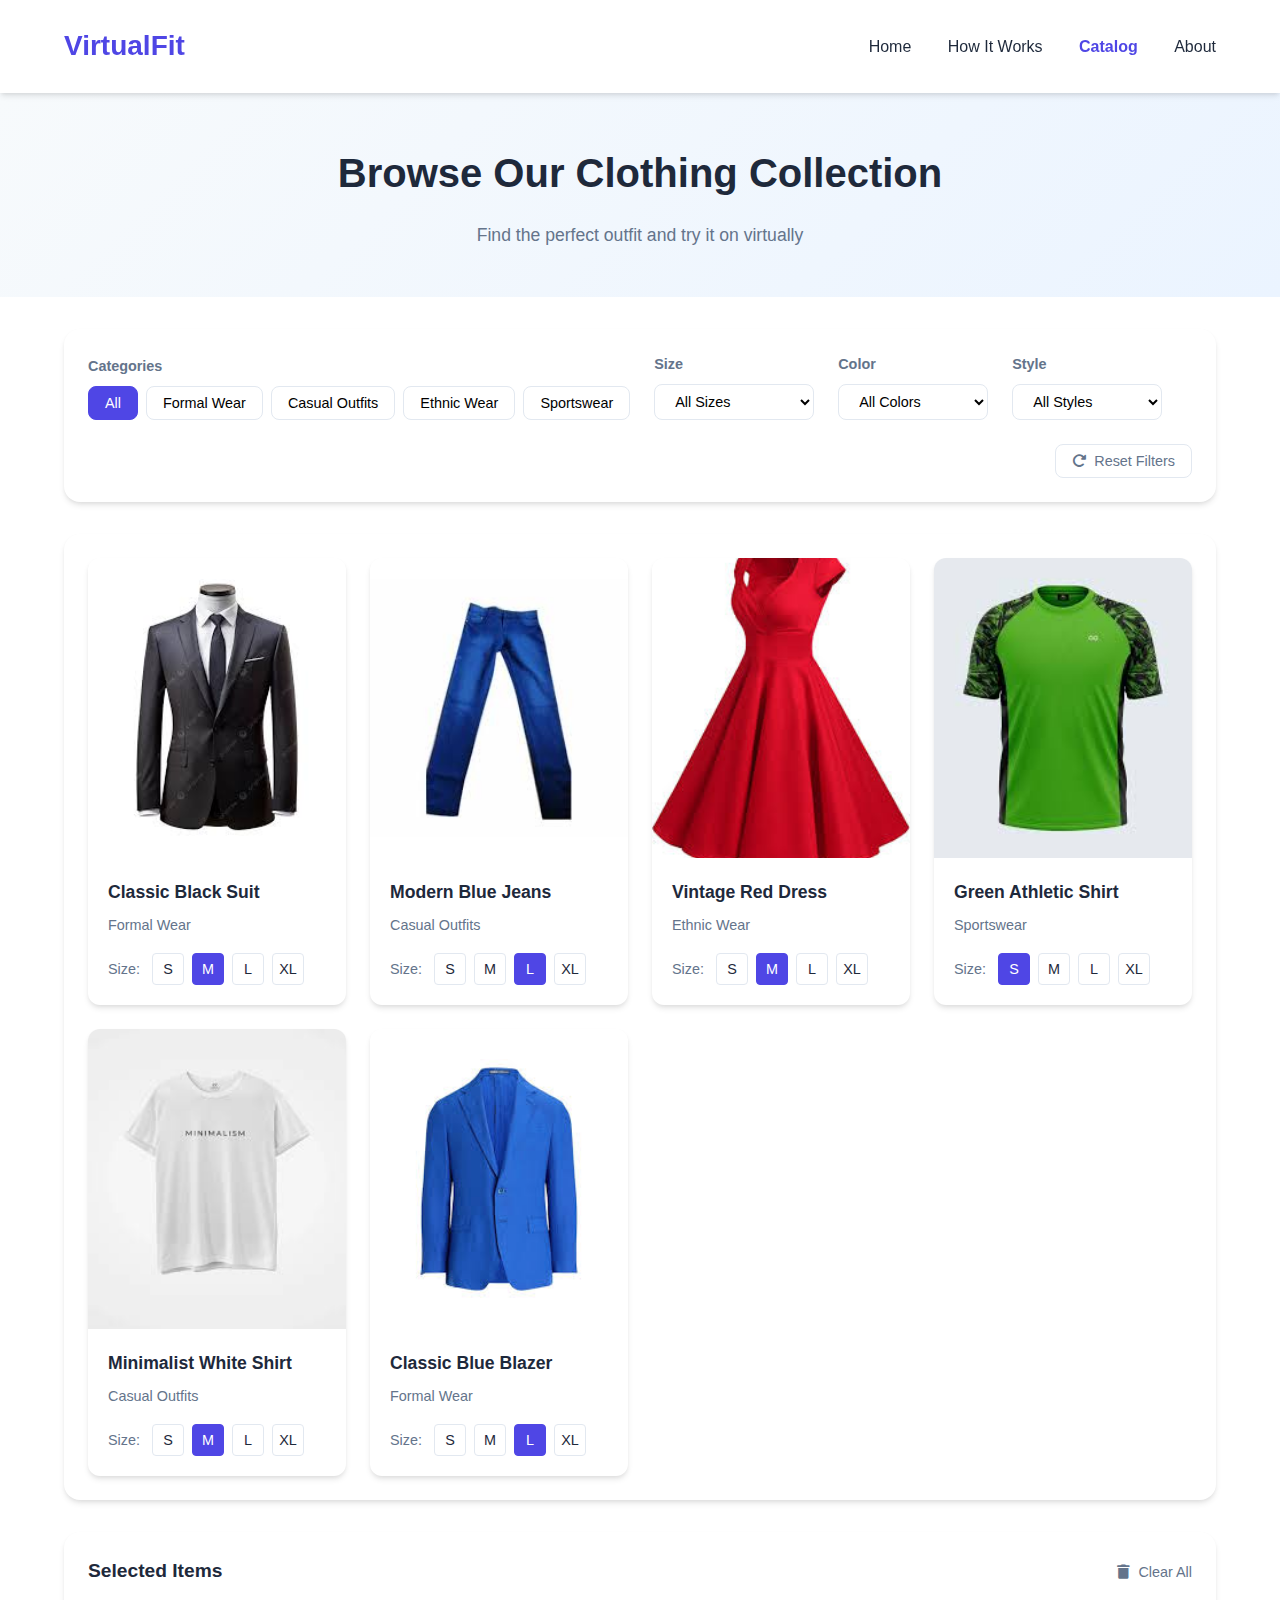
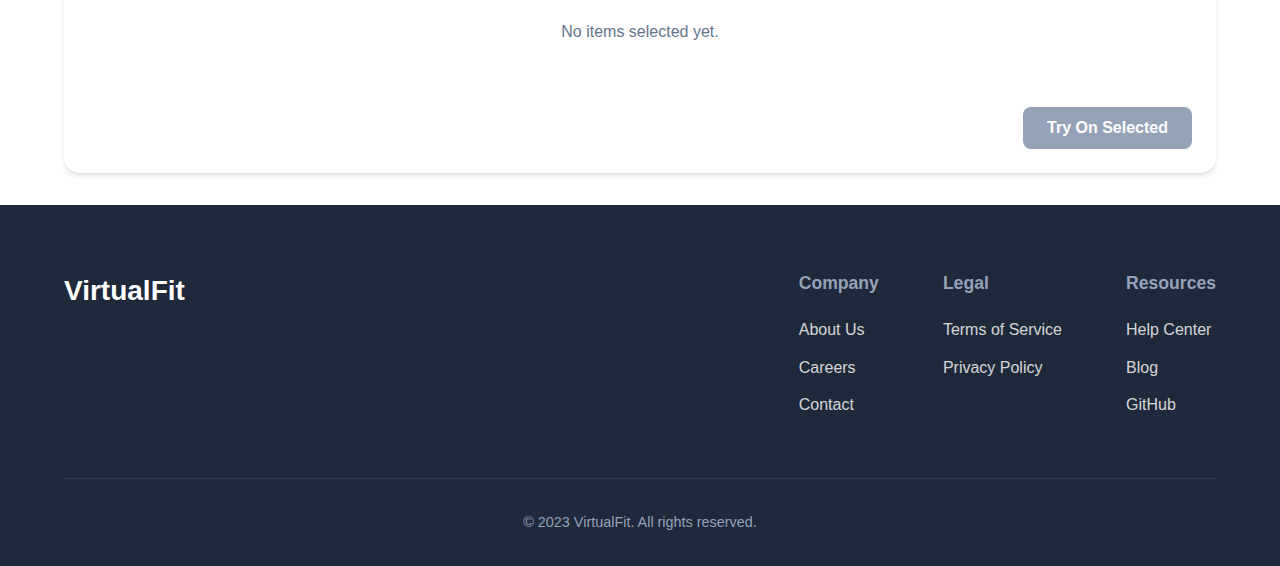
<file: catalog.html>
<!DOCTYPE html>
<html lang="en">
<head>
    <meta charset="UTF-8">
    <meta name="viewport" content="width=device-width, initial-scale=1.0">
    <title>Browse Catalog | Virtual Try-On</title>
    <link rel="stylesheet" href="catalog-styles.css">
    <link rel="stylesheet" href="https://cdnjs.cloudflare.com/ajax/libs/font-awesome/6.4.0/css/all.min.css">
</head>
<body>
    <nav>
        <div class="logo">VirtualFit</div>
        <div class="nav-links">
            <a href="index.html">Home</a>
            <a href="#">How It Works</a>
            <a href="catalog.html" class="active">Catalog</a>
            <a href="#">About</a>
        </div>
    </nav>

    <header class="catalog-header">
        <h1>Browse Our Clothing Collection</h1>
        <p>Find the perfect outfit and try it on virtually</p>
    </header>

    <section class="catalog-page">
        <div class="catalog-filters">
            <div class="filter-group">
                <label>Categories</label>
                <div class="filter-options">
                    <button class="filter-btn active" data-category="all">All</button>
                    <button class="filter-btn" data-category="formal">Formal Wear</button>
                    <button class="filter-btn" data-category="casual">Casual Outfits</button>
                    <button class="filter-btn" data-category="ethnic">Ethnic Wear</button>
                    <button class="filter-btn" data-category="sports">Sportswear</button>
                </div>
            </div>
            
            <div class="filter-group">
                <label>Size</label>
                <select class="filter-select" id="size-filter">
                    <option value="all">All Sizes</option>
                    <option value="s">Small (S)</option>
                    <option value="m">Medium (M)</option>
                    <option value="l">Large (L)</option>
                    <option value="xl">Extra Large (XL)</option>
                </select>
            </div>
            
            <div class="filter-group">
                <label>Color</label>
                <select class="filter-select" id="color-filter">
                    <option value="all">All Colors</option>
                    <option value="black">Black</option>
                    <option value="white">White</option>
                    <option value="blue">Blue</option>
                    <option value="red">Red</option>
                    <option value="green">Green</option>
                </select>
            </div>
            
            <div class="filter-group">
                <label>Style</label>
                <select class="filter-select" id="style-filter">
                    <option value="all">All Styles</option>
                    <option value="classic">Classic</option>
                    <option value="modern">Modern</option>
                    <option value="vintage">Vintage</option>
                    <option value="minimalist">Minimalist</option>
                </select>
            </div>
            
            <button class="filter-reset-btn">
                <i class="fas fa-redo-alt"></i> Reset Filters
            </button>
        </div>
        
        <div class="catalog-container">
            <div class="catalog-items">
                <div class="clothing-item" data-category="formal" data-size="m" data-color="black" data-style="classic">
                    <div class="item-image">
                        <div class="placeholder-image">
                            <img src="classic black suit.jpeg" alt="Black Suit">
                        </div>
                        <div class="item-hover">
                            <button class="try-on-btn">Try On</button>
                            <button class="add-to-selection-btn">Add to Selection</button>
                        </div>
                    </div>
                    <div class="item-details">
                        <h3>Classic Black Suit</h3>
                        <p class="item-category">Formal Wear</p>
                        <div class="item-variants">
                            <span class="variant-label">Size:</span>
                            <div class="variant-options">
                                <span>S</span>
                                <span class="active">M</span>
                                <span>L</span>
                                <span>XL</span>
                            </div>
                        </div>
                    </div>
                </div>
                
                <div class="clothing-item" data-category="casual" data-size="l" data-color="blue" data-style="modern">
                    <div class="item-image">
                        <div class="placeholder-image">
                            <img src="modern blue jense.jpeg" alt="Blue Jeans">
                        </div>
                        <div class="item-hover">
                            <button class="try-on-btn">Try On</button>
                            <button class="add-to-selection-btn">Add to Selection</button>
                        </div>
                    </div>
                    <div class="item-details">
                        <h3>Modern Blue Jeans</h3>
                        <p class="item-category">Casual Outfits</p>
                        <div class="item-variants">
                            <span class="variant-label">Size:</span>
                            <div class="variant-options">
                                <span>S</span>
                                <span>M</span>
                                <span class="active">L</span>
                                <span>XL</span>
                            </div>
                        </div>
                    </div>
                </div>
                
                <div class="clothing-item" data-category="ethnic" data-size="m" data-color="red" data-style="vintage">
                    <div class="item-image">
                        <div class="placeholder-image">
                            <img src="read vinttage derss.jpeg" alt="Red Dress">
                        </div>
                        <div class="item-hover">
                            <button class="try-on-btn">Try On</button>
                            <button class="add-to-selection-btn">Add to Selection</button>
                        </div>
                    </div>
                    <div class="item-details">
                        <h3>Vintage Red Dress</h3>
                        <p class="item-category">Ethnic Wear</p>
                        <div class="item-variants">
                            <span class="variant-label">Size:</span>
                            <div class="variant-options">
                                <span>S</span>
                                <span class="active">M</span>
                                <span>L</span>
                                <span>XL</span>
                            </div>
                        </div>
                    </div>
                </div>
                
                <div class="clothing-item" data-category="sports" data-size="s" data-color="green" data-style="modern">
                    <div class="item-image">
                        <div class="placeholder-image">
                            <img src="green athelatic shirt.jpeg" alt="Green Shirt">
                        </div>
                        <div class="item-hover">
                            <button class="try-on-btn">Try On</button>
                            <button class="add-to-selection-btn">Add to Selection</button>
                        </div>
                    </div>
                    <div class="item-details">
                        <h3>Green Athletic Shirt</h3>
                        <p class="item-category">Sportswear</p>
                        <div class="item-variants">
                            <span class="variant-label">Size:</span>
                            <div class="variant-options">
                                <span class="active">S</span>
                                <span>M</span>
                                <span>L</span>
                                <span>XL</span>
                            </div>
                        </div>
                    </div>
                </div>
                
                <div class="clothing-item" data-category="casual" data-size="m" data-color="white" data-style="minimalist">
                    <div class="item-image">
                        <div class="placeholder-image">
                            <img src="minimalist white shirt.jpeg" alt="White Shirt">
                        </div>
                        <div class="item-hover">
                            <button class="try-on-btn">Try On</button>
                            <button class="add-to-selection-btn">Add to Selection</button>
                        </div>
                    </div>
                    <div class="item-details">
                        <h3>Minimalist White Shirt</h3>
                        <p class="item-category">Casual Outfits</p>
                        <div class="item-variants">
                            <span class="variant-label">Size:</span>
                            <div class="variant-options">
                                <span>S</span>
                                <span class="active">M</span>
                                <span>L</span>
                                <span>XL</span>
                            </div>
                        </div>
                    </div>
                </div>
                
                <div class="clothing-item" data-category="formal" data-size="l" data-color="blue" data-style="classic">
                    <div class="item-image">
                        <div class="placeholder-image">
                            <img src="classic blue blazer.jpeg" alt="Blue Blazer">
                        </div>
                        <div class="item-hover">
                            <button class="try-on-btn">Try On</button>
                            <button class="add-to-selection-btn">Add to Selection</button>
                        </div>
                    </div>
                    <div class="item-details">
                        <h3>Classic Blue Blazer</h3>
                        <p class="item-category">Formal Wear</p>
                        <div class="item-variants">
                            <span class="variant-label">Size:</span>
                            <div class="variant-options">
                                <span>S</span>
                                <span>M</span>
                                <span class="active">L</span>
                                <span>XL</span>
                            </div>
                        </div>
                    </div>
                </div>
            </div>
        </div>
        
        <div class="selection-panel">
            <div class="selection-header">
                <h3>Selected Items</h3>
                <button class="clear-selection-btn"><i class="fas fa-trash"></i> Clear All</button>
            </div>
            <div class="selected-items" id="selected-items">
                <p class="no-items-message">No items selected yet.</p>
            </div>
            <div class="selection-actions">
                <button class="modal-btn primary" id="try-selection" disabled>Try On Selected</button>
            </div>
        </div>
    </section>

    <footer>
        <div class="footer-content">
            <div class="footer-logo">VirtualFit</div>
            <div class="footer-links">
                <div class="link-group">
                    <h3>Company</h3>
                    <a href="#">About Us</a>
                    <a href="#">Careers</a>
                    <a href="#">Contact</a>
                </div>
                <div class="link-group">
                    <h3>Legal</h3>
                    <a href="#">Terms of Service</a>
                    <a href="#">Privacy Policy</a>
                </div>
                <div class="link-group">
                    <h3>Resources</h3>
                    <a href="#">Help Center</a>
                    <a href="#">Blog</a>
                    <a href="#">GitHub</a>
                </div>
            </div>
        </div>
        <div class="footer-bottom">
            <p>&copy; 2023 VirtualFit. All rights reserved.</p>
        </div>
    </footer>

    <script src="catalog.js"></script>
</body>
</html>
</file>
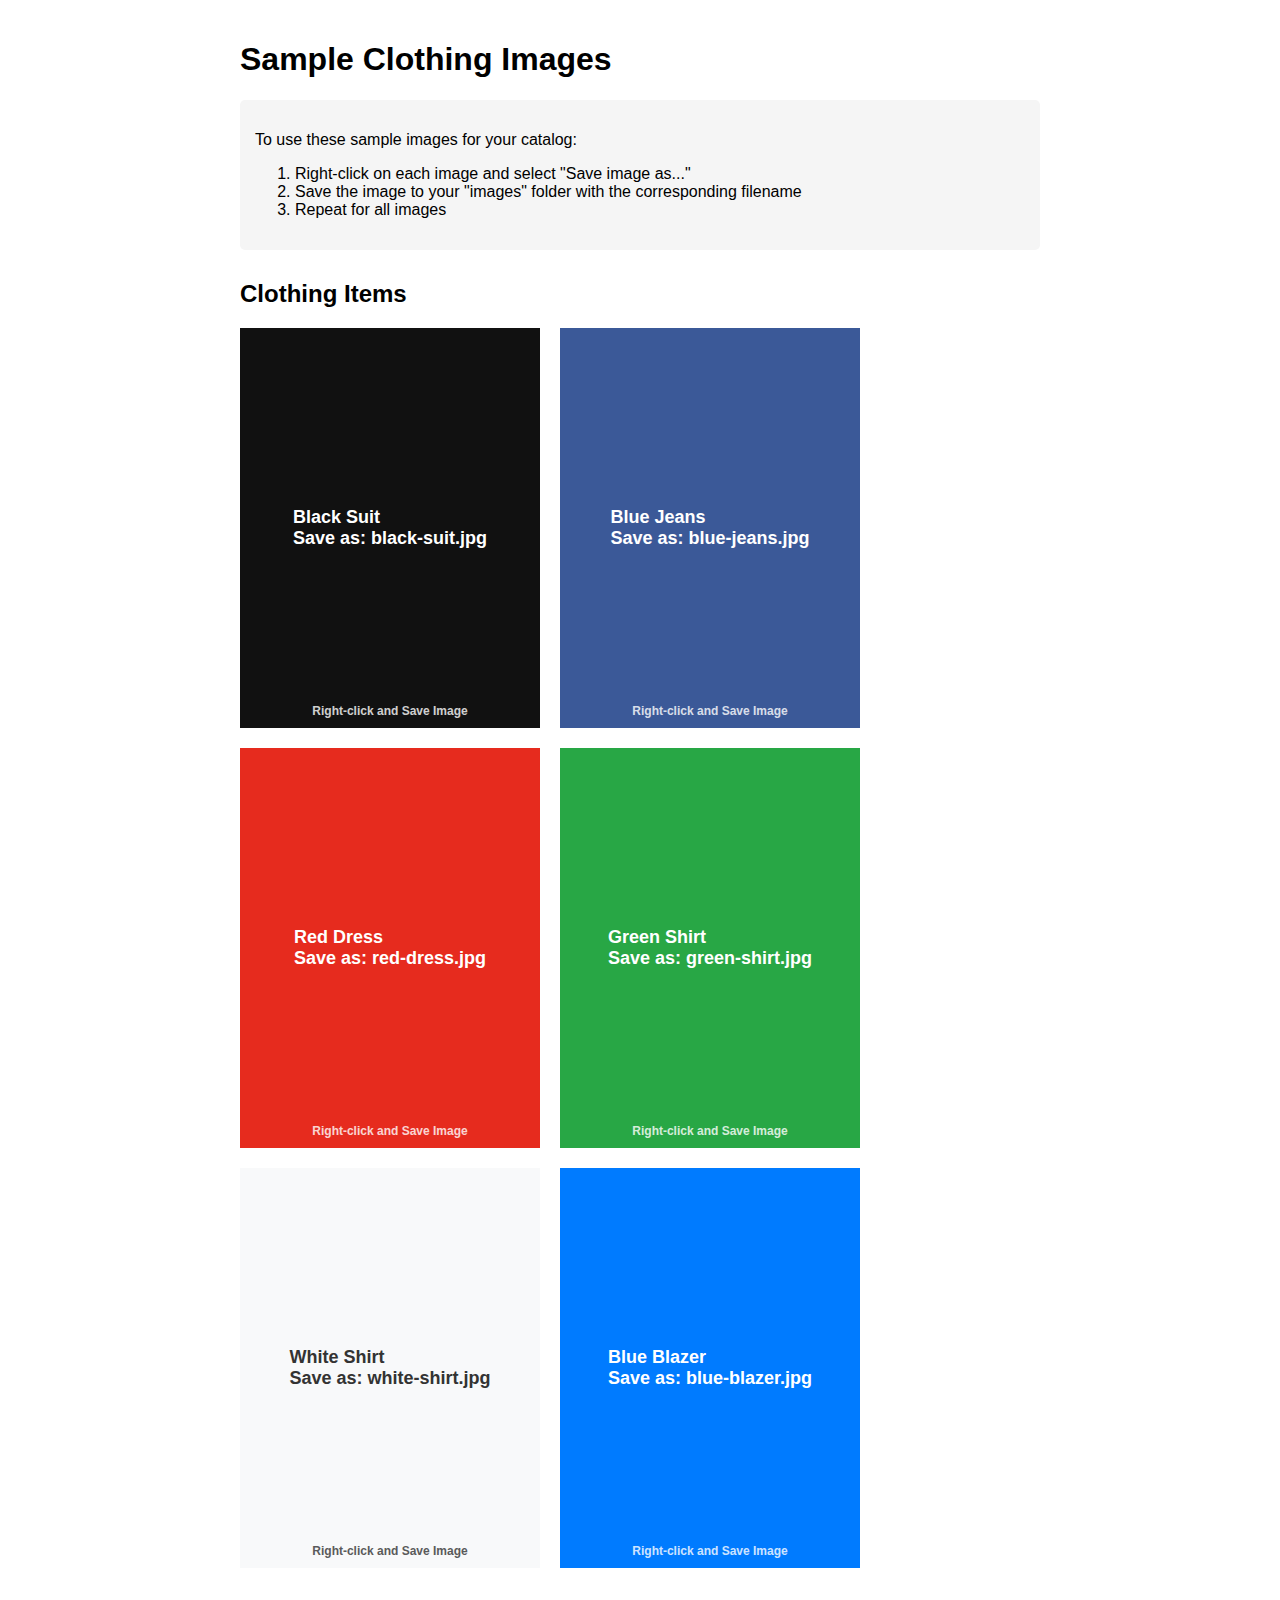
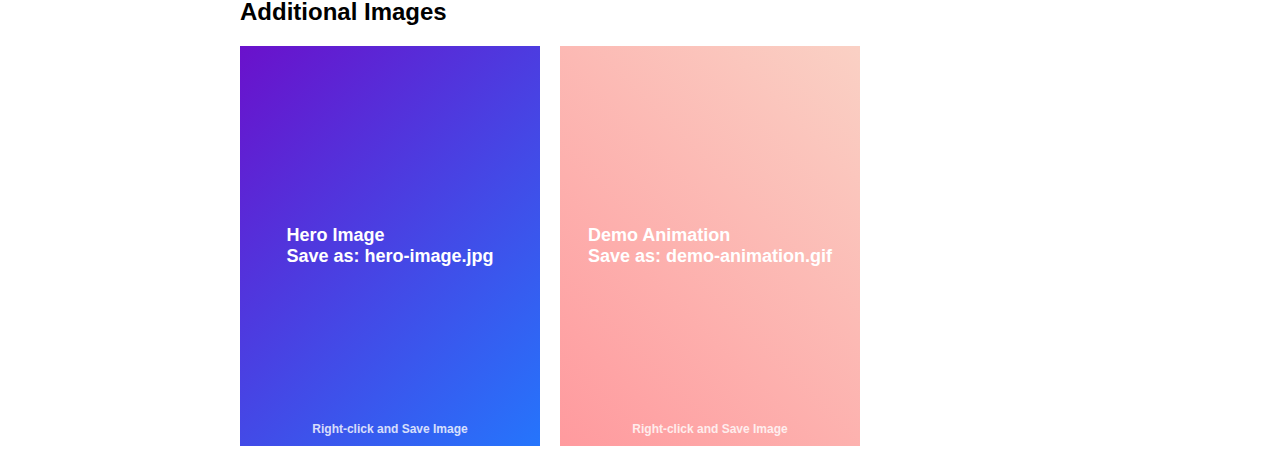
<file: create_sample_images.html>
<!DOCTYPE html>
<html lang="en">
<head>
    <meta charset="UTF-8">
    <meta name="viewport" content="width=device-width, initial-scale=1.0">
    <title>Generate Sample Images</title>
    <style>
        body {
            font-family: Arial, sans-serif;
            max-width: 800px;
            margin: 0 auto;
            padding: 20px;
        }
        .image-container {
            display: flex;
            flex-wrap: wrap;
            gap: 20px;
            margin-top: 20px;
        }
        .sample-image {
            width: 300px;
            height: 400px;
            display: flex;
            align-items: center;
            justify-content: center;
            color: white;
            font-weight: bold;
            font-size: 18px;
            position: relative;
        }
        .sample-image::after {
            content: "Right-click and Save Image";
            position: absolute;
            bottom: 10px;
            font-size: 12px;
            opacity: 0.8;
        }
        .instructions {
            background-color: #f5f5f5;
            padding: 15px;
            border-radius: 5px;
            margin-bottom: 20px;
        }
        h2 {
            margin-top: 30px;
        }
    </style>
</head>
<body>
    <h1>Sample Clothing Images</h1>
    
    <div class="instructions">
        <p>To use these sample images for your catalog:</p>
        <ol>
            <li>Right-click on each image and select "Save image as..."</li>
            <li>Save the image to your "images" folder with the corresponding filename</li>
            <li>Repeat for all images</li>
        </ol>
    </div>
    
    <h2>Clothing Items</h2>
    <div class="image-container">
        <div class="sample-image" style="background-color: #111111;">
            Black Suit<br>Save as: black-suit.jpg
        </div>
        
        <div class="sample-image" style="background-color: #3b5998;">
            Blue Jeans<br>Save as: blue-jeans.jpg
        </div>
        
        <div class="sample-image" style="background-color: #e62b1e;">
            Red Dress<br>Save as: red-dress.jpg
        </div>
        
        <div class="sample-image" style="background-color: #28a745;">
            Green Shirt<br>Save as: green-shirt.jpg
        </div>
        
        <div class="sample-image" style="background-color: #f8f9fa; color: #333;">
            White Shirt<br>Save as: white-shirt.jpg
        </div>
        
        <div class="sample-image" style="background-color: #007bff;">
            Blue Blazer<br>Save as: blue-blazer.jpg
        </div>
    </div>
    
    <h2>Additional Images</h2>
    <div class="image-container">
        <div class="sample-image" style="background: linear-gradient(135deg, #6a11cb 0%, #2575fc 100%);">
            Hero Image<br>Save as: hero-image.jpg
        </div>
        
        <div class="sample-image" style="background: linear-gradient(45deg, #ff9a9e 0%, #fad0c4 99%, #fad0c4 100%);">
            Demo Animation<br>Save as: demo-animation.gif
        </div>
    </div>
</body>
</html>
</file>
<file: catalog-styles.css>
/* Global Styles */
* {
    margin: 0;
    padding: 0;
    box-sizing: border-box;
    font-family: 'Segoe UI', Tahoma, Geneva, Verdana, sans-serif;
}

:root {
    --primary-color: #4F46E5;
    --primary-dark: #4338CA;
    --secondary-color: #10B981;
    --bg-color: #ffffff;
    --text-color: #1E293B;
    --light-gray: #E2E8F0;
    --gray: #94A3B8;
    --dark-gray: #64748B;
    --shadow: 0 4px 6px -1px rgba(0, 0, 0, 0.1), 0 2px 4px -1px rgba(0, 0, 0, 0.06);
}

body {
    background-color: var(--bg-color);
    color: var(--text-color);
    line-height: 1.6;
}

a {
    text-decoration: none;
    color: inherit;
}

/* Navigation */
nav {
    display: flex;
    justify-content: space-between;
    align-items: center;
    padding: 1.5rem 5%;
    background-color: var(--bg-color);
    box-shadow: var(--shadow);
    position: sticky;
    top: 0;
    z-index: 100;
}

.logo {
    font-size: 1.75rem;
    font-weight: 700;
    color: var(--primary-color);
}

.nav-links a {
    margin-left: 2rem;
    font-weight: 500;
    transition: color 0.3s;
}

.nav-links a:hover {
    color: var(--primary-color);
}

/* Add active class for nav links */
.nav-links a.active {
    color: var(--primary-color);
    font-weight: 600;
}

/* Catalog Page Header */
.catalog-header {
    background: linear-gradient(135deg, #f7fafc 0%, #ebf4ff 100%);
    padding: 3rem 5%;
    text-align: center;
    position: relative;
}

/* Welcome Message Styles */
.welcome-message {
    position: absolute;
    top: 100%;
    left: 50%;
    transform: translateX(-50%);
    z-index: 50;
    background-color: #4CAF50;
    color: white;
    padding: 1rem 1.5rem;
    border-radius: 0.5rem;
    box-shadow: 0 4px 10px rgba(0, 0, 0, 0.1);
    margin-top: -1rem;
    display: flex;
    align-items: center;
    justify-content: space-between;
    width: 90%;
    max-width: 500px;
    transition: opacity 0.5s ease;
}

.welcome-content {
    display: flex;
    align-items: center;
    gap: 0.75rem;
}

.welcome-content i {
    font-size: 1.25rem;
}

.welcome-content p {
    margin: 0;
    font-weight: 500;
}

.close-welcome {
    background: none;
    border: none;
    color: white;
    cursor: pointer;
    font-size: 1rem;
    opacity: 0.7;
    transition: opacity 0.3s;
}

.close-welcome:hover {
    opacity: 1;
}

.catalog-header h1 {
    font-size: 2.5rem;
    margin-bottom: 1rem;
    color: var(--text-color);
}

.catalog-header p {
    font-size: 1.1rem;
    color: var(--dark-gray);
    max-width: 600px;
    margin: 0 auto;
}

/* Catalog Page Layout */
.catalog-page {
    padding: 2rem 5%;
    display: flex;
    flex-direction: column;
    gap: 2rem;
}

/* Catalog Filters */
.catalog-filters {
    display: flex;
    flex-wrap: wrap;
    gap: 1.5rem;
    padding: 1.5rem;
    background-color: white;
    border-radius: 1rem;
    box-shadow: var(--shadow);
    align-items: flex-end;
}

.filter-group {
    display: flex;
    flex-direction: column;
    gap: 0.5rem;
}

.filter-group label {
    font-size: 0.9rem;
    font-weight: 600;
    color: var(--dark-gray);
}

.filter-options {
    display: flex;
    gap: 0.5rem;
    flex-wrap: wrap;
}

.filter-btn {
    background-color: white;
    border: 1px solid var(--light-gray);
    padding: 0.5rem 1rem;
    border-radius: 0.5rem;
    font-size: 0.9rem;
    cursor: pointer;
    transition: all 0.3s;
}

.filter-btn:hover,
.filter-btn.active {
    background-color: var(--primary-color);
    color: white;
    border-color: var(--primary-color);
}

.filter-select {
    padding: 0.5rem 1rem;
    border-radius: 0.5rem;
    border: 1px solid var(--light-gray);
    background-color: white;
    font-size: 0.9rem;
    min-width: 150px;
}

.filter-reset-btn {
    display: flex;
    align-items: center;
    gap: 0.5rem;
    padding: 0.5rem 1rem;
    background-color: transparent;
    border: 1px solid var(--light-gray);
    border-radius: 0.5rem;
    font-size: 0.9rem;
    cursor: pointer;
    margin-left: auto;
    color: var(--dark-gray);
    transition: all 0.3s;
}

.filter-reset-btn:hover {
    background-color: var(--light-gray);
    color: var(--text-color);
}

/* Catalog Container */
.catalog-container {
    background-color: white;
    border-radius: 1rem;
    box-shadow: var(--shadow);
    padding: 1.5rem;
    overflow-y: auto;
}

.catalog-items {
    display: grid;
    grid-template-columns: repeat(auto-fill, minmax(250px, 1fr));
    gap: 1.5rem;
}

/* Clothing Items */
.clothing-item {
    background-color: white;
    border-radius: 0.75rem;
    overflow: hidden;
    box-shadow: var(--shadow);
    transition: transform 0.3s;
}

.clothing-item:hover {
    transform: translateY(-5px);
}

.item-image {
    position: relative;
    overflow: hidden;
}

.item-image img {
    width: 100%;
    display: block;
    transition: transform 0.5s;
}

.clothing-item:hover .item-image img {
    transform: scale(1.05);
}

.item-hover {
    position: absolute;
    top: 0;
    left: 0;
    right: 0;
    bottom: 0;
    background-color: rgba(0, 0, 0, 0.5);
    display: flex;
    flex-direction: column;
    justify-content: center;
    align-items: center;
    gap: 1rem;
    opacity: 0;
    transition: opacity 0.3s;
}

.clothing-item:hover .item-hover {
    opacity: 1;
}

.try-on-btn,
.add-to-selection-btn {
    background-color: white;
    color: var(--text-color);
    border: none;
    padding: 0.75rem 1.5rem;
    border-radius: 0.5rem;
    font-weight: 600;
    cursor: pointer;
    transition: all 0.3s;
}

.try-on-btn:hover {
    background-color: var(--primary-color);
    color: white;
}

.add-to-selection-btn:hover {
    background-color: var(--secondary-color);
    color: white;
}

.item-details {
    padding: 1.25rem;
}

.item-details h3 {
    font-size: 1.1rem;
    margin-bottom: 0.5rem;
}

.item-category {
    color: var(--dark-gray);
    font-size: 0.9rem;
    margin-bottom: 1rem;
}

.item-variants {
    display: flex;
    align-items: center;
    font-size: 0.9rem;
}

.variant-label {
    color: var(--dark-gray);
    margin-right: 0.75rem;
}

.variant-options {
    display: flex;
    gap: 0.5rem;
}

.variant-options span {
    display: inline-flex;
    align-items: center;
    justify-content: center;
    width: 2rem;
    height: 2rem;
    border-radius: 0.25rem;
    border: 1px solid var(--light-gray);
    cursor: pointer;
}

.variant-options span.active {
    background-color: var(--primary-color);
    color: white;
    border-color: var(--primary-color);
}

/* Selection Panel */
.selection-panel {
    background-color: white;
    border-radius: 1rem;
    box-shadow: var(--shadow);
    padding: 1.5rem;
}

.selection-header {
    display: flex;
    justify-content: space-between;
    align-items: center;
    margin-bottom: 1rem;
}

.selection-header h3 {
    font-size: 1.2rem;
}

.clear-selection-btn {
    display: flex;
    align-items: center;
    gap: 0.5rem;
    background-color: transparent;
    border: none;
    color: var(--dark-gray);
    font-size: 0.9rem;
    cursor: pointer;
    transition: color 0.3s;
}

.clear-selection-btn:hover {
    color: #ef4444;
}

.selected-items {
    display: flex;
    gap: 1rem;
    flex-wrap: wrap;
    margin-bottom: 1.5rem;
    min-height: 5rem;
}

.no-items-message {
    width: 100%;
    text-align: center;
    color: var(--dark-gray);
    padding: 1rem;
}

.selected-item {
    position: relative;
    width: 4.5rem;
    height: 5rem;
    border-radius: 0.5rem;
    overflow: hidden;
    box-shadow: var(--shadow);
}

.selected-item img {
    width: 100%;
    height: 100%;
    object-fit: cover;
}

.remove-selected {
    position: absolute;
    top: -0.5rem;
    right: -0.5rem;
    width: 1.5rem;
    height: 1.5rem;
    background-color: var(--text-color);
    color: white;
    border-radius: 50%;
    display: flex;
    align-items: center;
    justify-content: center;
    font-size: 0.75rem;
    cursor: pointer;
    opacity: 0;
    transition: opacity 0.3s, background-color 0.3s;
}

.selected-item:hover .remove-selected {
    opacity: 1;
}

.remove-selected:hover {
    background-color: #ef4444;
}

.selection-actions {
    display: flex;
    justify-content: flex-end;
    gap: 1rem;
}

.modal-btn {
    padding: 0.75rem 1.5rem;
    border-radius: 0.5rem;
    font-weight: 600;
    font-size: 1rem;
    cursor: pointer;
    border: none;
    transition: all 0.3s;
}

.modal-btn.primary {
    background-color: var(--primary-color);
    color: white;
}

.modal-btn.primary:disabled {
    background-color: var(--gray);
    cursor: not-allowed;
}

.modal-btn.primary:not(:disabled):hover {
    background-color: var(--primary-dark);
}

.modal-btn.secondary {
    background-color: var(--light-gray);
    color: var(--text-color);
}

.modal-btn.secondary:hover {
    background-color: var(--gray);
}

/* Placeholder Image Styles */
.placeholder-image {
    width: 100%;
    height: 300px;
    display: flex;
    align-items: center;
    justify-content: center;
    color: white;
    font-weight: bold;
    font-size: 1rem;
    text-align: center;
    transition: transform 0.3s;
}

.clothing-item:hover .placeholder-image {
    transform: scale(1.05);
}

/* Footer */
footer {
    background-color: #1E293B;
    color: white;
    padding: 4rem 5% 2rem;
}

.footer-content {
    display: flex;
    justify-content: space-between;
    flex-wrap: wrap;
    gap: 3rem;
    margin-bottom: 3rem;
}

.footer-logo {
    font-size: 1.75rem;
    font-weight: 700;
}

.footer-links {
    display: flex;
    gap: 4rem;
    flex-wrap: wrap;
}

.link-group h3 {
    margin-bottom: 1.25rem;
    font-size: 1.1rem;
    color: var(--gray);
}

.link-group a {
    display: block;
    margin-bottom: 0.75rem;
    color: white;
    opacity: 0.8;
    transition: opacity 0.3s;
}

.link-group a:hover {
    opacity: 1;
}

.footer-bottom {
    text-align: center;
    padding-top: 2rem;
    border-top: 1px solid rgba(255, 255, 255, 0.1);
    font-size: 0.9rem;
    color: var(--gray);
}

/* Responsive Catalog */
@media (max-width: 1024px) {
    .catalog-items {
        grid-template-columns: repeat(auto-fill, minmax(200px, 1fr));
    }
}

@media (max-width: 768px) {
    .catalog-header h1 {
        font-size: 2rem;
    }
    
    .catalog-page {
        padding: 1.5rem 3%;
    }
    
    .catalog-filters {
        flex-direction: column;
        align-items: stretch;
    }
    
    .filter-group {
        width: 100%;
    }
    
    .filter-select {
        width: 100%;
    }
    
    .catalog-items {
        grid-template-columns: repeat(auto-fill, minmax(160px, 1fr));
        gap: 1rem;
    }
    
    .item-details {
        padding: 1rem;
    }
    
    .item-details h3 {
        font-size: 1rem;
    }
    
    .try-on-btn,
    .add-to-selection-btn {
        padding: 0.5rem 1rem;
        font-size: 0.9rem;
    }
    
    .selection-panel {
        padding: 1rem;
    }
    
    .nav-links {
        display: none;
    }
    
    .footer-content {
        flex-direction: column;
        gap: 2rem;
    }
    
    .footer-links {
        gap: 2rem;
    }
}

/* Try On Modal */
.try-on-modal {
    position: fixed;
    top: 0;
    left: 0;
    width: 100%;
    height: 100%;
    background-color: rgba(0, 0, 0, 0.7);
    z-index: 1000;
    display: flex;
    justify-content: center;
    align-items: center;
    padding: 1rem;
}

.try-on-content {
    background-color: white;
    border-radius: 1rem;
    width: 90%;
    max-width: 800px;
    max-height: 90vh;
    overflow-y: auto;
    box-shadow: 0 25px 50px -12px rgba(0, 0, 0, 0.25);
    display: flex;
    flex-direction: column;
}

.try-on-header {
    display: flex;
    justify-content: space-between;
    align-items: center;
    padding: 1.5rem 2rem;
    border-bottom: 1px solid var(--light-gray);
}

.try-on-header h2 {
    font-size: 1.75rem;
    margin: 0;
    color: var(--text-color);
}

.close-try-on {
    background: none;
    border: none;
    font-size: 1.75rem;
    color: var(--dark-gray);
    cursor: pointer;
    transition: color 0.3s;
}

.close-try-on:hover {
    color: var(--text-color);
}

.try-on-body {
    padding: 2rem;
    display: flex;
    flex-direction: column;
    gap: 1.5rem;
}

.try-on-image-container {
    position: relative;
    border-radius: 0.5rem;
    overflow: hidden;
    background-color: #f1f5f9;
}

.try-on-image {
    width: 100%;
    display: block;
    max-height: 50vh;
    object-fit: contain;
}

.try-on-overlay {
    position: absolute;
    bottom: 0;
    left: 0;
    right: 0;
    background-color: rgba(0, 0, 0, 0.7);
    color: white;
    padding: 1rem;
    font-weight: 500;
}

.try-on-info {
    background-color: #f1f5f9;
    padding: 1.5rem;
    border-radius: 0.5rem;
    color: var(--dark-gray);
}

.try-on-info p {
    margin-bottom: 0.5rem;
}

.try-on-info p:last-child {
    margin-bottom: 0;
}

.try-on-footer {
    display: flex;
    justify-content: flex-end;
    gap: 1rem;
    padding: 1.5rem 2rem;
    border-top: 1px solid var(--light-gray);
}

.try-on-btn-primary, 
.try-on-btn-secondary {
    padding: 0.75rem 1.5rem;
    border-radius: 0.5rem;
    font-weight: 600;
    cursor: pointer;
    border: none;
    transition: all 0.3s;
}

.try-on-btn-primary {
    background-color: var(--primary-color);
    color: white;
}

.try-on-btn-primary:hover {
    background-color: var(--primary-dark);
}

.try-on-btn-secondary {
    background-color: var(--light-gray);
    color: var(--text-color);
}

.try-on-btn-secondary:hover {
    background-color: var(--gray);
    color: white;
}

/* Responsive design for the try-on modal */
@media (max-width: 768px) {
    .try-on-header {
        padding: 1rem 1.5rem;
    }
    
    .try-on-body {
        padding: 1.5rem;
    }
    
    .try-on-footer {
        padding: 1rem 1.5rem;
        flex-direction: column;
    }
    
    .try-on-btn-primary, 
    .try-on-btn-secondary {
        width: 100%;
    }
}
</file>
